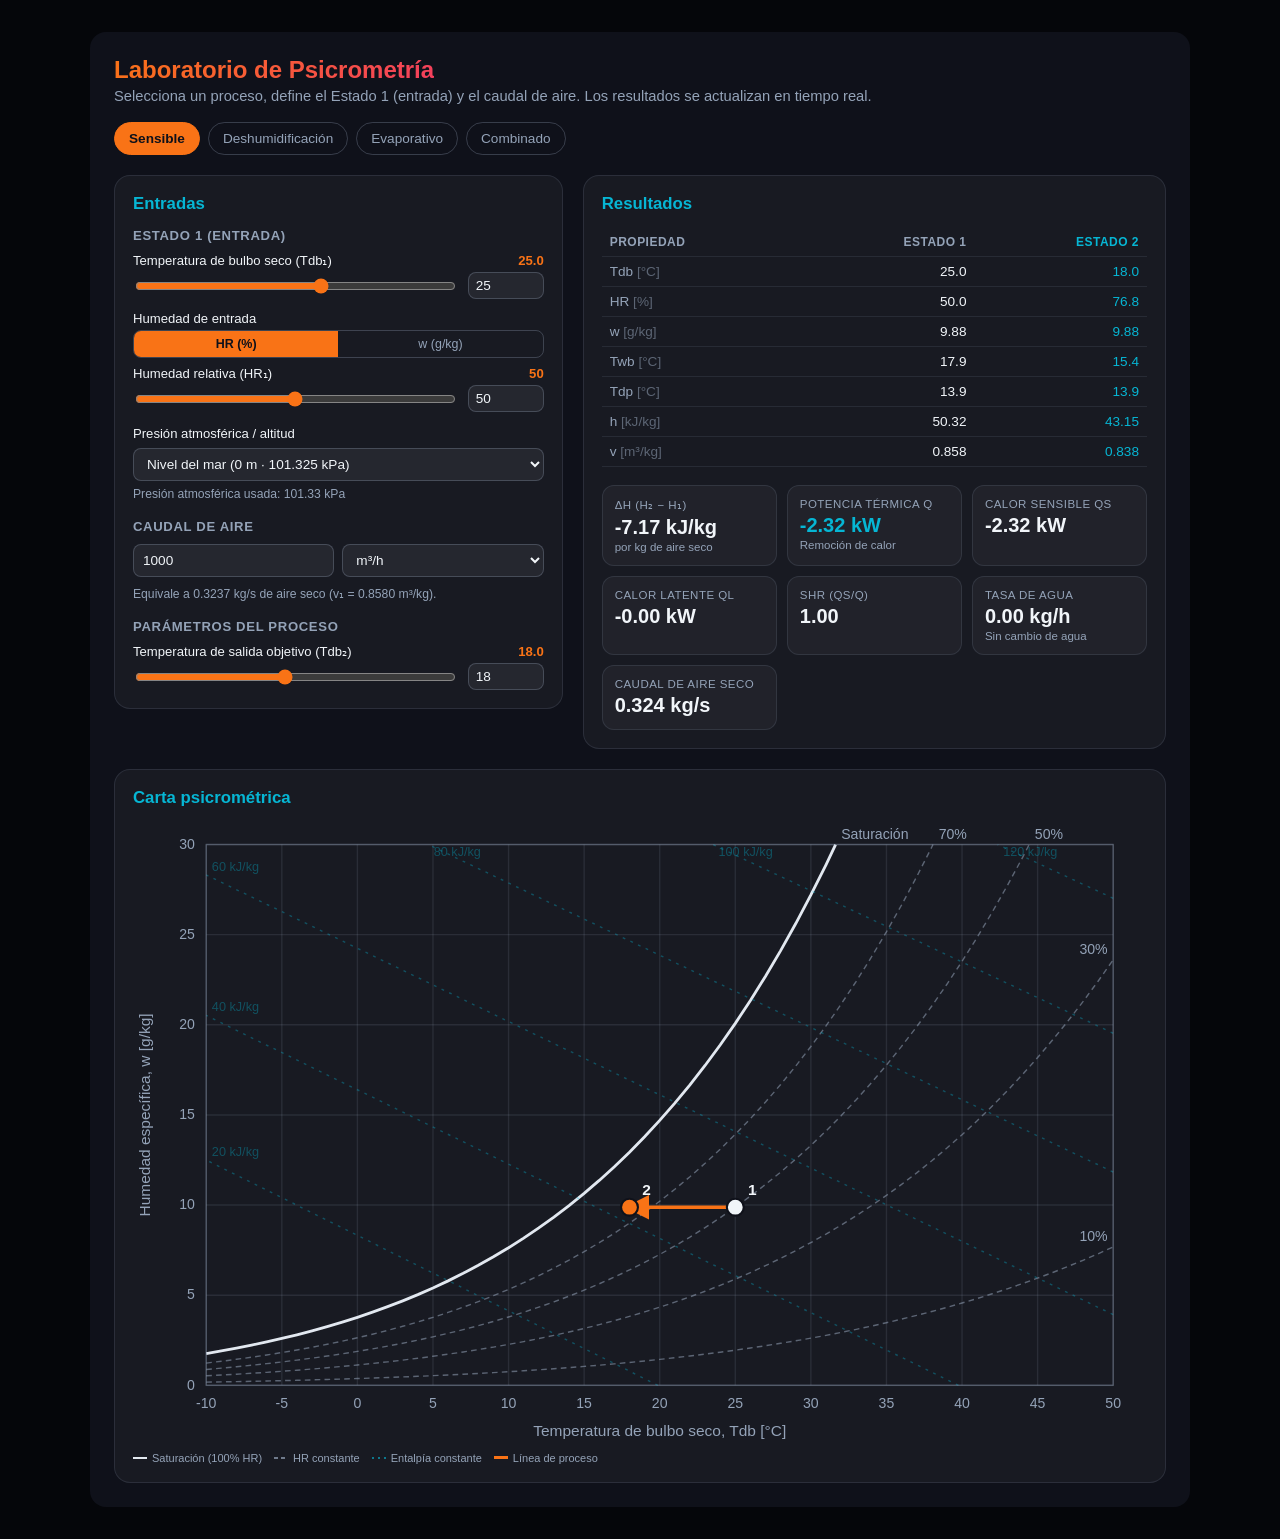
<file: PsychrometryLab/test.html>
<!DOCTYPE html>
<html lang="es">
<head>
<meta charset="UTF-8">
<meta name="viewport" content="width=device-width, initial-scale=1.0">
<title>PsychrometryLab — Prueba standalone</title>
<style>
  body {
    margin: 0;
    padding: 32px;
    background: #05060a;
    min-height: 100vh;
    display: flex;
    justify-content: center;
  }
  #root { width: 100%; max-width: 1100px; }
</style>
</head>
<body>
  <div id="root"></div>

  <!-- Batch 1: lógica pura -->
  <script src="psychrometry-formulas.js"></script>
  <script src="psychrometry-state.js"></script>
  <script src="psychrometry-processes.js"></script>
  <!-- Batch 3: carta psicrométrica (debe cargar antes que la vista) -->
  <script src="psychrometry-chart.js"></script>
  <!-- Batch 2: vista (embebe la carta) -->
  <script src="psychrometry-lab-view.js"></script>

  <script>
    // Self-test rápido en consola antes de montar la vista.
    console.log('PsychroFormulas.selfTest():', PsychroFormulas.selfTest());
    PsychrometryLabView.mount(document.getElementById('root'));
  </script>
</body>
</html>
</file>
